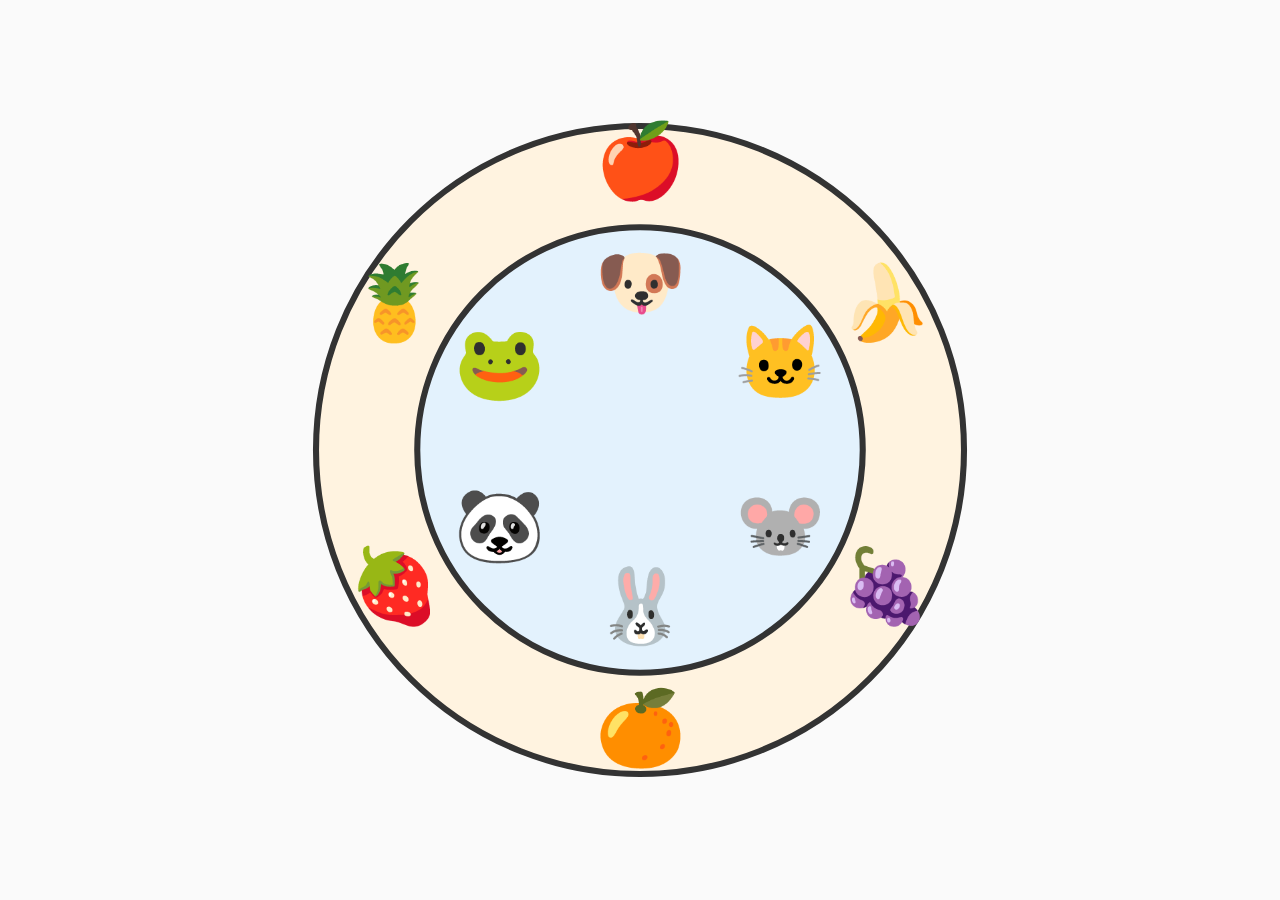
<file: index.html>
<!DOCTYPE html>
<html lang="ja">
<head>
  <meta charset="UTF-8">

  <!-- iPad必須設定 -->
  <meta name="viewport"
        content="width=device-width, initial-scale=1.0, maximum-scale=1.0, user-scalable=no">

  <!-- ホーム画面追加時にアプリ化 -->
  <meta name="apple-mobile-web-app-capable" content="yes">
  <meta name="apple-mobile-web-app-status-bar-style" content="default">

  <title>観覧車パズル</title>

  <link rel="stylesheet" href="style.css">
</head>

<body>

  <!-- 観覧車 -->
  <svg id="wheel" viewBox="-200 -200 400 400"></svg>

  <!-- 管理画面（script.jsで中身生成） -->
  <div id="adminPanel"></div>

  <script src="script.js"></script>
</body>
</html>
</file>
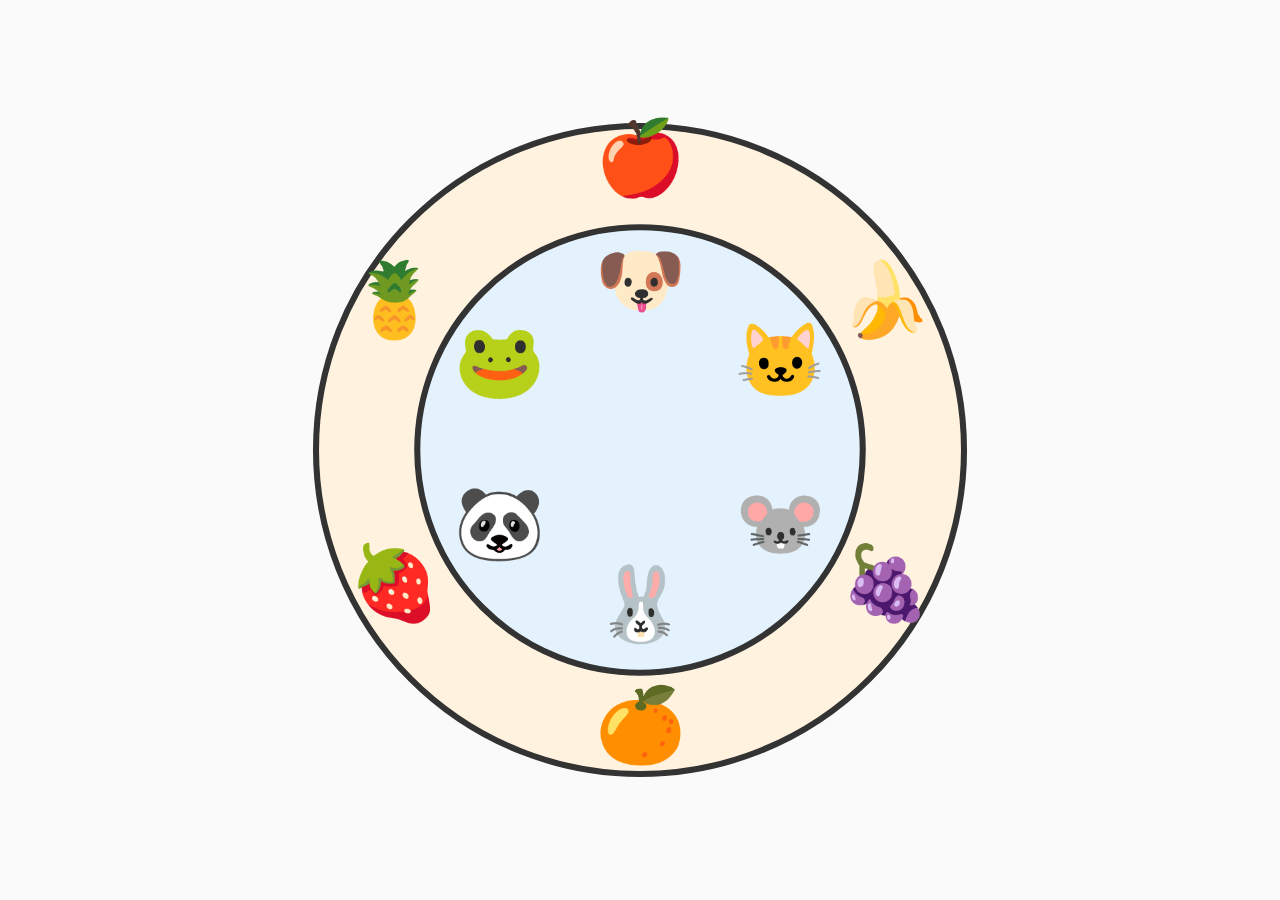
<file: 観覧車.html>
<!DOCTYPE html>
<html lang="ja">
<head>
<meta charset="UTF-8">
<meta name="viewport" content="width=device-width, initial-scale=1.0, maximum-scale=1.0, user-scalable=no">
<title>観覧車パズル</title>

<style>
html, body {
  margin: 0;
  height: 100%;
  touch-action: none;
  user-select: none;
  -webkit-user-select: none;
}

body {
  display: flex;
  justify-content: center;
  align-items: center;
  background: #fafafa;
}

svg {
  width: 90vmin;
  height: 90vmin;
}

.icon {
  font-size: 36px;
  text-anchor: middle;
  dominant-baseline: middle;
}
#inner { cursor: grab; }
#inner.dragging { cursor: grabbing; }
</style>
</head>

<body>

<svg id="wheel" viewBox="-200 -200 400 400">
  <!-- 外円 -->
  <g id="outer">
    <circle r="160" fill="#fff3e0" stroke="#333" stroke-width="3"/>
  </g>

  <!-- 内円（操作対象） -->
  <g id="inner">
    <circle r="110" fill="#e3f2fd" stroke="#333" stroke-width="3"/>
  </g>
</svg>

<script>
const outerIcons = ["🍎","🍌","🍇","🍊","🍓","🍍"];
const innerIcons = ["🐶","🐱","🐭","🐰","🐼","🐸"];
const N = outerIcons.length;
const STEP = 360 / N;

let currentAngle = 0;
let startOffset = 0;

const svg = document.getElementById("wheel");
const inner = document.getElementById("inner");

function placeIcons(group, icons, radius) {
  icons.forEach((icon, i) => {
    const angle = (360 / N) * i - 90;
    const rad = angle * Math.PI / 180;
    const x = radius * Math.cos(rad);
    const y = radius * Math.sin(rad);

    const t = document.createElementNS("http://www.w3.org/2000/svg", "text");
    t.textContent = icon;
    t.setAttribute("x", x);
    t.setAttribute("y", y);
    t.setAttribute("class", "icon");
    group.appendChild(t);
  });
}

placeIcons(document.getElementById("outer"), outerIcons, 140);
placeIcons(inner, innerIcons, 80);

/*************************************************
 * タッチ・マウス操作（内円のみ）
 *************************************************/
let activePointerId = null;
let pointerStartX = 0;
let pointerStartY = 0;
let isDragging = false;

function getPointerAngle(e) {
  const rect = svg.getBoundingClientRect();
  const x = e.clientX - rect.left - rect.width / 2;
  const y = e.clientY - rect.top - rect.height / 2;
  return Math.atan2(y, x) * 180 / Math.PI;
}

inner.addEventListener("pointerdown", e => {
  if (activePointerId !== null || !e.isPrimary || e.button !== 0) return;
  e.preventDefault();
  activePointerId = e.pointerId;
  pointerStartX = e.clientX;
  pointerStartY = e.clientY;
  isDragging = false;
  startOffset = getPointerAngle(e) - currentAngle;
  inner.setPointerCapture(e.pointerId);
  inner.classList.add("dragging");
});

function updatePointerRotation(e) {
  if (Math.hypot(e.clientX - pointerStartX, e.clientY - pointerStartY) > 5) {
    isDragging = true;
  }
  if (isDragging) {
    currentAngle = getPointerAngle(e) - startOffset;
    inner.setAttribute("transform", `rotate(${currentAngle})`);
  }
}

inner.addEventListener("pointermove", e => {
  if (e.pointerId !== activePointerId) return;
  e.preventDefault();
  updatePointerRotation(e);
});

function finishRotation(e) {
  if (e.pointerId !== activePointerId) return;
  if (e.type === "pointerup") {
    updatePointerRotation(e);
    // マウスのクリックは1目盛り進める。ドラッグ後は追加で回さない。
    if (e.pointerType === "mouse" && !isDragging) currentAngle += STEP;
  }
  activePointerId = null;
  currentAngle = Math.round(currentAngle / STEP) * STEP;
  inner.setAttribute("transform", `rotate(${currentAngle})`);
  inner.classList.remove("dragging");
  if (inner.hasPointerCapture(e.pointerId)) {
    inner.releasePointerCapture(e.pointerId);
  }
}

inner.addEventListener("pointerup", finishRotation);
inner.addEventListener("pointercancel", finishRotation);
inner.addEventListener("lostpointercapture", finishRotation);
</script>

</body>
</html>
</file>
<file: style.css>
/**************************************
 * 全体リセット & iPad対策
 **************************************/
html, body {
  margin: 0;
  padding: 0;
  height: 100%;
  touch-action: none;           /* スクロール禁止 */
  user-select: none;
  -webkit-user-select: none;
  -webkit-touch-callout: none;  /* 長押しメニュー禁止 */
  background: #fafafa;
  font-family: -apple-system, BlinkMacSystemFont, sans-serif;
}

/**************************************
 * レイアウト
 **************************************/
body {
  display: flex;
  flex-direction: column;
  align-items: center;
  justify-content: center;
}

/**************************************
 * 観覧車SVG
 **************************************/
#wheel {
  width: 90vmin;
  height: 90vmin;
}

#inner {
  cursor: grab;
}

#inner.dragging {
  cursor: grabbing;
}

/**************************************
 * 管理画面
 **************************************/
#adminPanel {
  display: none;
  position: fixed;
  inset: 0;
  background: #ffffffee;
  padding: 24px;

  font-size: 18px;
}

#adminPanel h3 {
  margin-top: 0;
}

#adminPanel label {
  display: flex;
  flex-direction: column;
  gap: 4px;
}

#adminPanel input,
#adminPanel select,
#adminPanel button {
  font-size: 18px;
  padding: 8px;
  margin-bottom: 12px;
}

/**************************************
 * フィードバック色（script.jsから切替）
 **************************************/
body.correct {
  background: #e8f5e9;
}

body.wrong {
  background: #ffebee;
}
</file>
